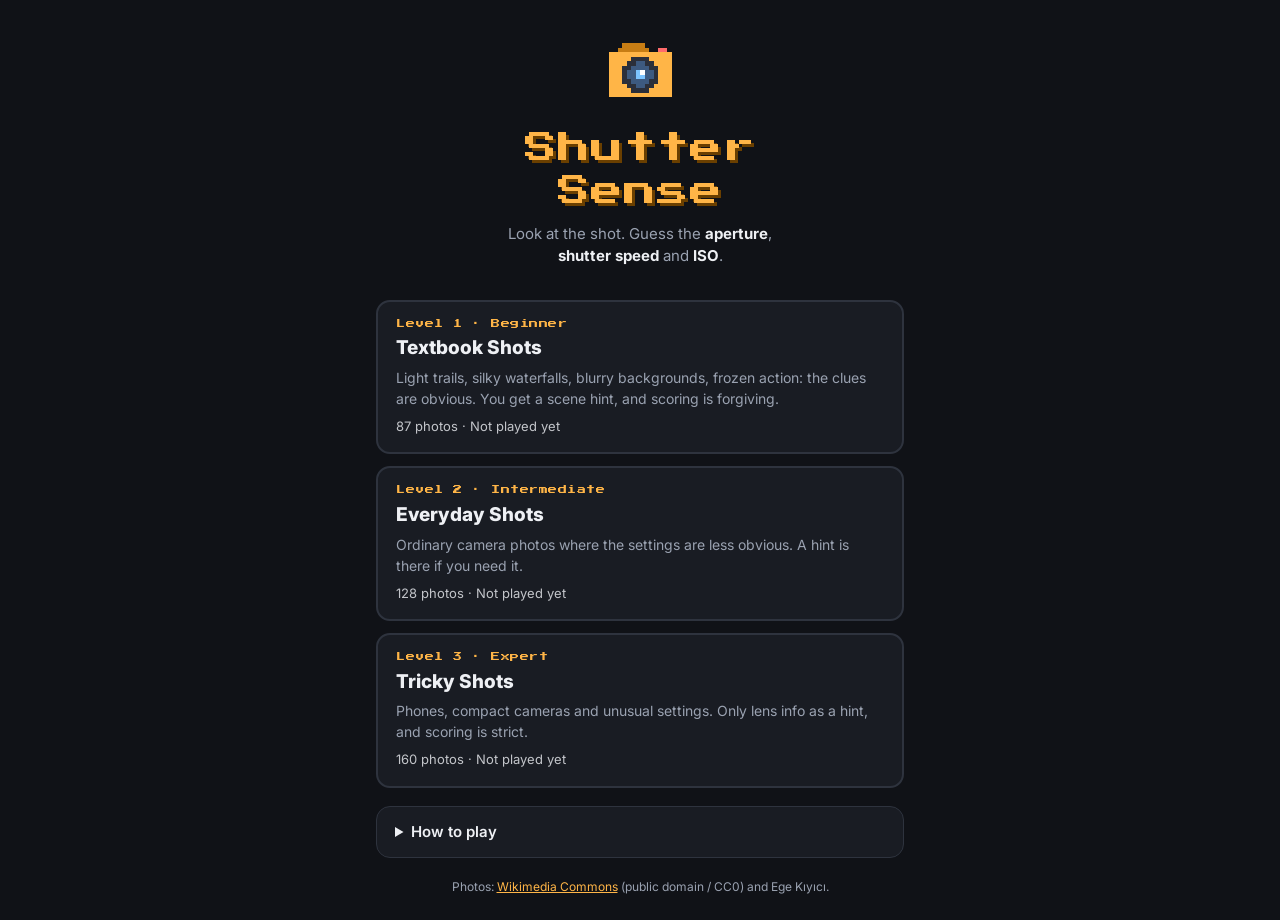
<file: index.html>
<!doctype html>
<html lang="en">
<head>
  <meta charset="utf-8">
  <meta name="viewport" content="width=device-width, initial-scale=1">
  <title>Shutter Sense</title>
  <meta name="description" content="Guess the aperture, shutter speed and ISO behind real photos.">
  <link rel="icon" href="icons/icon.svg" type="image/svg+xml">
  <link rel="preconnect" href="https://fonts.googleapis.com">
  <link rel="preconnect" href="https://fonts.gstatic.com" crossorigin>
  <link href="https://fonts.googleapis.com/css2?family=Press+Start+2P&family=Inter:wght@400;600;800&display=swap" rel="stylesheet">
  <link rel="stylesheet" href="css/style.css">
</head>
<body>
  <main id="app">

    <!-- HOME -->
    <section id="screen-home" class="screen active" aria-labelledby="title">
      <header class="hero">
        <img class="logo" src="icons/icon.svg" alt="" width="72" height="72">
        <h1 id="title">Shutter<br>Sense</h1>
        <p class="tagline">Look at the shot. Guess the <b>aperture</b>, <b>shutter speed</b> and <b>ISO</b>.</p>
      </header>

      <div class="levels">
        <button class="level-card" data-level="beginner">
          <span class="level-tag">Level 1 · Beginner</span>
          <span class="level-name">Textbook Shots</span>
          <span class="level-desc">Light trails, silky waterfalls, blurry backgrounds, frozen action: the clues are obvious. You get a scene hint, and scoring is forgiving.</span>
          <span class="level-best"><span data-count="beginner"></span> photos · <span data-best="beginner"></span></span>
        </button>

        <button class="level-card" data-level="intermediate">
          <span class="level-tag">Level 2 · Intermediate</span>
          <span class="level-name">Everyday Shots</span>
          <span class="level-desc">Ordinary camera photos where the settings are less obvious. A hint is there if you need it.</span>
          <span class="level-best"><span data-count="intermediate"></span> photos · <span data-best="intermediate"></span></span>
        </button>

        <button class="level-card" data-level="expert">
          <span class="level-tag">Level 3 · Expert</span>
          <span class="level-name">Tricky Shots</span>
          <span class="level-desc">Phones, compact cameras and unusual settings. Only lens info as a hint, and scoring is strict.</span>
          <span class="level-best"><span data-count="expert"></span> photos · <span data-best="expert"></span></span>
        </button>
      </div>

      <details class="howto">
        <summary>How to play</summary>
        <p>Each round has <b>5 photos</b>. For each one, set the three dials to what you think the photographer used, then lock in.</p>
        <ul>
          <li><b>Aperture (f-stop)</b>: small numbers like f/1.4 make a blurry background with round bokeh. Big numbers like f/16 keep everything sharp.</li>
          <li><b>Shutter speed</b>: fast speeds like 1/2000 freeze motion. Slow speeds like 2s turn moving water and car lights into streaks.</li>
          <li><b>ISO</b>: low ISO (100) is clean. High ISO (6400+) adds speckled grain, mostly in the shadows.</li>
          <li>All three together decide how <b>bright</b> the photo is, so think about how much light was in the scene.</li>
        </ul>
        <p>You score up to <b>100 points per setting</b>. You lose points for every stop you're off. You get zero at 4 stops off on Beginner, 3 on Intermediate and 2½ on Expert.</p>
        <p>Every photo is a real photo: public-domain or CC0 shots from Wikimedia Commons, mixed with my own photos. The answers come from the camera's own EXIF data. After each guess you see who took the photo, with a link to the source for Commons photos.</p>
        <p>Tap a photo to see it full screen.</p>
      </details>

      <footer class="foot">
        <span>Photos: <a href="https://commons.wikimedia.org" target="_blank" rel="noopener">Wikimedia Commons</a> (public domain / CC0) and Ege Kıyıcı.</span>
      </footer>
    </section>

    <!-- GAME -->
    <section id="screen-game" class="screen" aria-label="Game">
      <div class="topbar">
        <button class="icon-btn" id="btn-quit" aria-label="Back to menu">✕</button>
        <div class="progress">
          <span id="level-label">Beginner</span>
          <span id="round-label">1 / 5</span>
        </div>
        <div class="score-pill"><span id="score">0</span> pts</div>
      </div>

      <div class="frame" id="frame" role="button" tabindex="0" aria-label="Photo. Tap to view full screen.">
        <img id="photo" alt="" referrerpolicy="no-referrer" hidden>
        <div class="loader" id="loader" hidden><span></span></div>
        <span class="zoom-hint" aria-hidden="true">⤢</span>
      </div>

      <div class="hint-row">
        <span id="scene-chip" class="chip"></span>
        <button id="btn-hint" class="link-btn" hidden>Show lens info</button>
      </div>

      <div id="guess-panel">
        <div id="dials"></div>
        <button class="primary" id="btn-lock">Lock in guess</button>
      </div>

      <div id="reveal-panel" hidden>
        <div class="results" id="results"></div>
        <ul class="tips" id="tips"></ul>
        <div class="credit" id="credit" hidden></div>
        <button class="primary" id="btn-next">Next photo</button>
      </div>
    </section>

    <!-- SUMMARY -->
    <section id="screen-summary" class="screen" aria-labelledby="sum-title">
      <h2 id="sum-title" class="sum-title">Round complete</h2>
      <div class="sum-score"><span id="sum-points">0</span><small> / <span id="sum-max">1500</span></small></div>
      <p class="sum-rank" id="sum-rank"></p>
      <p class="sum-best" id="sum-best" hidden>★ New best score!</p>
      <ol class="sum-list" id="sum-list"></ol>
      <div class="sum-actions">
        <button class="primary" id="btn-again">Play again</button>
        <button class="secondary" id="btn-home">Menu</button>
      </div>
    </section>
  </main>

  <noscript><p class="noscript">Shutter Sense needs JavaScript to run.</p></noscript>

  <script src="data/photos.js"></script>
  <script src="js/camera.js"></script>
  <script src="js/game.js"></script>
</body>
</html>
</file>
<file: css/style.css>
:root {
  --bg: #101217;
  --panel: #191c23;
  --panel-2: #22262f;
  --line: #2e333e;
  --text: #eef0f4;
  --muted: #9aa2b1;
  --accent: #ffb547;
  --accent-ink: #1a1305;
  --great: #5fd38d;
  --ok: #ffb547;
  --bad: #ff6b6b;
  --aperture: #7cc4ff;
  --shutter: #ff9ad5;
  --iso: #b3f07a;
  --radius: 14px;
  --pixel: "Press Start 2P", ui-monospace, monospace;
  --sans: "Inter", system-ui, -apple-system, "Segoe UI", Roboto, sans-serif;
  color-scheme: dark;
}

* { box-sizing: border-box; }

html, body { margin: 0; }

body {
  background: var(--bg);
  color: var(--text);
  font: 15px/1.5 var(--sans);
  -webkit-font-smoothing: antialiased;
  -webkit-tap-highlight-color: transparent;
  min-height: 100dvh;
}

body.no-scroll { overflow: hidden; }

a { color: var(--accent); }

button { font: inherit; color: inherit; cursor: pointer; }

#app {
  max-width: 560px;
  margin: 0 auto;
  padding: max(16px, env(safe-area-inset-top)) 16px max(24px, env(safe-area-inset-bottom));
}

.screen { display: none; }
.screen.active { display: block; animation: fade 0.25s ease; }

@keyframes fade { from { opacity: 0; transform: translateY(6px); } to { opacity: 1; transform: none; } }

.hero { text-align: center; padding: 18px 0 8px; }
.logo { image-rendering: pixelated; }
.hero h1 {
  font: 26px/1.35 var(--pixel);
  margin: 14px 0 10px;
  letter-spacing: 1px;
  color: var(--accent);
  text-shadow: 3px 3px 0 #6a3f00;
}
.tagline { color: var(--muted); margin: 0 auto; max-width: 30ch; }
.tagline b { color: var(--text); }

.levels { display: grid; gap: 12px; margin: 24px 0 18px; }

.level-card {
  position: relative;
  display: grid;
  gap: 4px;
  text-align: left;
  padding: 16px 18px;
  background: var(--panel);
  border: 2px solid var(--line);
  border-radius: var(--radius);
  transition: border-color 0.15s, transform 0.15s;
}
button.level-card:hover, button.level-card:focus-visible { border-color: var(--accent); outline: none; transform: translateY(-1px); }
button.level-card:active { transform: translateY(1px); }
.level-tag { font: 9px/1.4 var(--pixel); color: var(--accent); letter-spacing: 0.5px; }
.level-name { font-weight: 800; font-size: 19px; }
.level-desc { color: var(--muted); font-size: 14px; }
.level-best { font-size: 13px; color: var(--text); opacity: 0.8; margin-top: 4px; }
.level-card.locked { opacity: 0.5; border-style: dashed; }
.level-card .lock { position: absolute; top: 14px; right: 16px; font-size: 18px; }

.howto {
  background: var(--panel);
  border: 1px solid var(--line);
  border-radius: var(--radius);
  padding: 4px 18px;
}
.howto summary { cursor: pointer; font-weight: 600; padding: 10px 0; }
.howto ul { padding-left: 18px; }
.howto li { margin: 6px 0; color: var(--muted); }
.howto li b, .howto p b { color: var(--text); }
.howto p { color: var(--muted); }

.foot { text-align: center; color: var(--muted); font-size: 12px; margin-top: 20px; }

.topbar {
  display: flex;
  align-items: center;
  gap: 10px;
  margin-bottom: 12px;
}
.icon-btn {
  width: 38px; height: 38px;
  border-radius: 10px;
  border: 1px solid var(--line);
  background: var(--panel);
  flex: none;
}
.progress { display: grid; flex: 1; min-width: 0; }
#level-label { font-size: 12px; color: var(--muted); white-space: nowrap; overflow: hidden; text-overflow: ellipsis; }
#round-label { font: 12px/1.6 var(--pixel); }
.score-pill {
  background: var(--accent);
  color: var(--accent-ink);
  font-weight: 800;
  padding: 6px 12px;
  border-radius: 999px;
  white-space: nowrap;
}

.frame {
  position: relative;
  aspect-ratio: 4 / 3;
  background: #000;
  border-radius: var(--radius);
  overflow: hidden;
  border: 2px solid var(--line);
  cursor: zoom-in;
}
.frame img {
  display: block;
  width: 100%;
  height: 100%;
}
.frame img { object-fit: contain; }
.frame [hidden] { display: none; }
.zoom-hint {
  position: absolute; right: 8px; bottom: 8px;
  background: rgba(0, 0, 0, 0.55);
  border-radius: 8px;
  padding: 0 7px;
  font-size: 16px;
  pointer-events: none;
}
.frame.zoomed {
  position: fixed;
  inset: 0;
  z-index: 50;
  aspect-ratio: auto;
  border: 0;
  border-radius: 0;
  cursor: zoom-out;
}
.frame.zoomed .zoom-hint { display: none; }

.loader { position: absolute; inset: 0; display: grid; place-items: center; }
.loader span {
  width: 28px; height: 28px;
  border: 3px solid var(--line);
  border-top-color: var(--accent);
  border-radius: 50%;
  animation: spin 0.8s linear infinite;
}
@keyframes spin { to { transform: rotate(360deg); } }

.hint-row { display: flex; flex-wrap: wrap; align-items: center; gap: 8px; margin: 10px 0 6px; }
.chip { color: var(--muted); font-size: 14px; flex: 1 1 200px; }
.link-btn { background: none; border: 0; color: var(--accent); padding: 4px 0; text-decoration: underline; }

#dials { display: grid; gap: 10px; margin: 8px 0 14px; }
.dial {
  background: var(--panel);
  border: 1px solid var(--line);
  border-radius: var(--radius);
  padding: 10px 12px 8px;
}
.dial:nth-child(1) { --c: var(--aperture); }
.dial:nth-child(2) { --c: var(--shutter); }
.dial:nth-child(3) { --c: var(--iso); }
.dial-head { display: flex; justify-content: space-between; align-items: baseline; gap: 8px; }
.dial-label { display: grid; }
.dial-label span { font-weight: 700; }
.dial-label small { color: var(--muted); font-size: 12px; }
.dial-value { font: 15px/1 var(--pixel); color: var(--c); white-space: nowrap; }
.dial-ctl { display: flex; align-items: center; gap: 10px; margin-top: 8px; }
.step {
  width: 40px; height: 40px;
  flex: none;
  border-radius: 10px;
  border: 1px solid var(--line);
  background: var(--panel-2);
  font-size: 20px;
  font-weight: 700;
  touch-action: manipulation;
}
.step:active { background: var(--line); }
.dial-ends { display: flex; justify-content: space-between; font-size: 11px; color: var(--muted); padding: 2px 50px 0; }

input[type="range"] {
  -webkit-appearance: none;
  appearance: none;
  flex: 1;
  min-width: 0;
  height: 36px;
  background: transparent;
  touch-action: pan-y;
}
input[type="range"]::-webkit-slider-runnable-track {
  height: 8px;
  border-radius: 8px;
  background: linear-gradient(to right, var(--c) var(--pct, 50%), var(--panel-2) var(--pct, 50%));
}
input[type="range"]::-moz-range-track {
  height: 8px;
  border-radius: 8px;
  background: linear-gradient(to right, var(--c) var(--pct, 50%), var(--panel-2) var(--pct, 50%));
}
input[type="range"]::-webkit-slider-thumb {
  -webkit-appearance: none;
  width: 24px; height: 24px;
  margin-top: -8px;
  border-radius: 6px;
  background: var(--text);
  border: 3px solid var(--c);
}
input[type="range"]::-moz-range-thumb {
  width: 18px; height: 18px;
  border-radius: 6px;
  background: var(--text);
  border: 3px solid var(--c);
}
input[type="range"]:focus-visible { outline: 2px solid var(--accent); outline-offset: 2px; border-radius: 8px; }

.primary, .secondary {
  display: block;
  width: 100%;
  padding: 15px;
  border-radius: var(--radius);
  font-weight: 800;
  font-size: 16px;
  border: 0;
}
.primary { background: var(--accent); color: var(--accent-ink); box-shadow: 0 4px 0 #a86a10; }
.primary:active { transform: translateY(3px); box-shadow: 0 1px 0 #a86a10; }
.secondary { background: var(--panel-2); border: 1px solid var(--line); margin-top: 10px; }

/* reveal */
#reveal-panel { margin-top: 8px; }
.results {
  background: var(--panel);
  border: 1px solid var(--line);
  border-radius: var(--radius);
  padding: 6px 12px;
}
.res-row {
  display: grid;
  grid-template-columns: 1.1fr 1fr 1.25fr 0.9fr;
  gap: 8px;
  align-items: center;
  padding: 9px 0;
  border-bottom: 1px solid var(--line);
  font-size: 14px;
}
.res-head { font-size: 11px; color: var(--muted); text-transform: uppercase; letter-spacing: 0.5px; padding: 6px 0; }
.res-name { font-weight: 700; }
.res-guess { color: var(--muted); }
.res-actual { display: grid; }
.res-actual small { color: var(--muted); font-size: 11px; }
.res-pts { display: grid; gap: 4px; }
.res-pts i { display: block; height: 5px; border-radius: 5px; background: var(--panel-2); position: relative; overflow: hidden; }
.res-pts i::after { content: ""; position: absolute; inset: 0 auto 0 0; width: var(--w); background: var(--great); }
.res-pts i[data-tier="ok"]::after { background: var(--ok); }
.res-pts i[data-tier="bad"]::after { background: var(--bad); }
.res-total { display: flex; justify-content: space-between; padding: 10px 0 6px; }
.res-total b { color: var(--accent); }

.tips { list-style: none; padding: 0; margin: 12px 0; display: grid; gap: 8px; }
.tip {
  background: var(--panel);
  border-left: 4px solid var(--muted);
  border-radius: 8px;
  padding: 9px 12px;
  font-size: 14px;
  color: #d5d9e1;
}
.tip-aperture { border-color: var(--aperture); }
.tip-shutter { border-color: var(--shutter); }
.tip-iso { border-color: var(--iso); }
.tip-exposure { border-color: var(--accent); }

.credit {
  display: grid;
  gap: 2px;
  background: var(--panel);
  border: 1px solid var(--line);
  border-radius: var(--radius);
  padding: 10px 12px;
  margin-bottom: 12px;
  font-size: 13px;
  overflow-wrap: anywhere;
}
.credit span { color: var(--muted); }
.credit a { font-weight: 700; margin-top: 4px; }
.credit[hidden] { display: none; }

.sum-title { font: 16px/1.5 var(--pixel); text-align: center; margin: 26px 0 8px; color: var(--accent); }
.sum-score { text-align: center; font: 40px/1.3 var(--pixel); }
.sum-score small { font-size: 14px; color: var(--muted); }
.sum-rank { text-align: center; font-weight: 800; font-size: 20px; margin: 6px 0; }
.sum-best { text-align: center; color: var(--great); font-weight: 700; margin: 0; }
.sum-list { list-style: none; padding: 0; margin: 20px 0; display: grid; gap: 8px; }
.sum-item {
  display: grid;
  grid-template-columns: 64px 1fr auto;
  gap: 12px;
  align-items: center;
  background: var(--panel);
  border: 1px solid var(--line);
  border-radius: var(--radius);
  padding: 8px;
}
.sum-item img { width: 64px; height: 48px; object-fit: cover; border-radius: 6px; background: #000; }
.sum-txt { display: grid; min-width: 0; font-size: 13px; }
.sum-txt b { white-space: nowrap; overflow: hidden; text-overflow: ellipsis; font-size: 14px; }
.sum-txt span { color: var(--muted); }
.sum-pts { font: 13px var(--pixel); color: var(--accent); padding-right: 4px; }

.noscript { text-align: center; padding: 40px 16px; }

@media (min-width: 600px) {
  .hero h1 { font-size: 32px; }
}

@media (prefers-reduced-motion: reduce) {
  * { animation: none !important; transition: none !important; }
}
</file>
